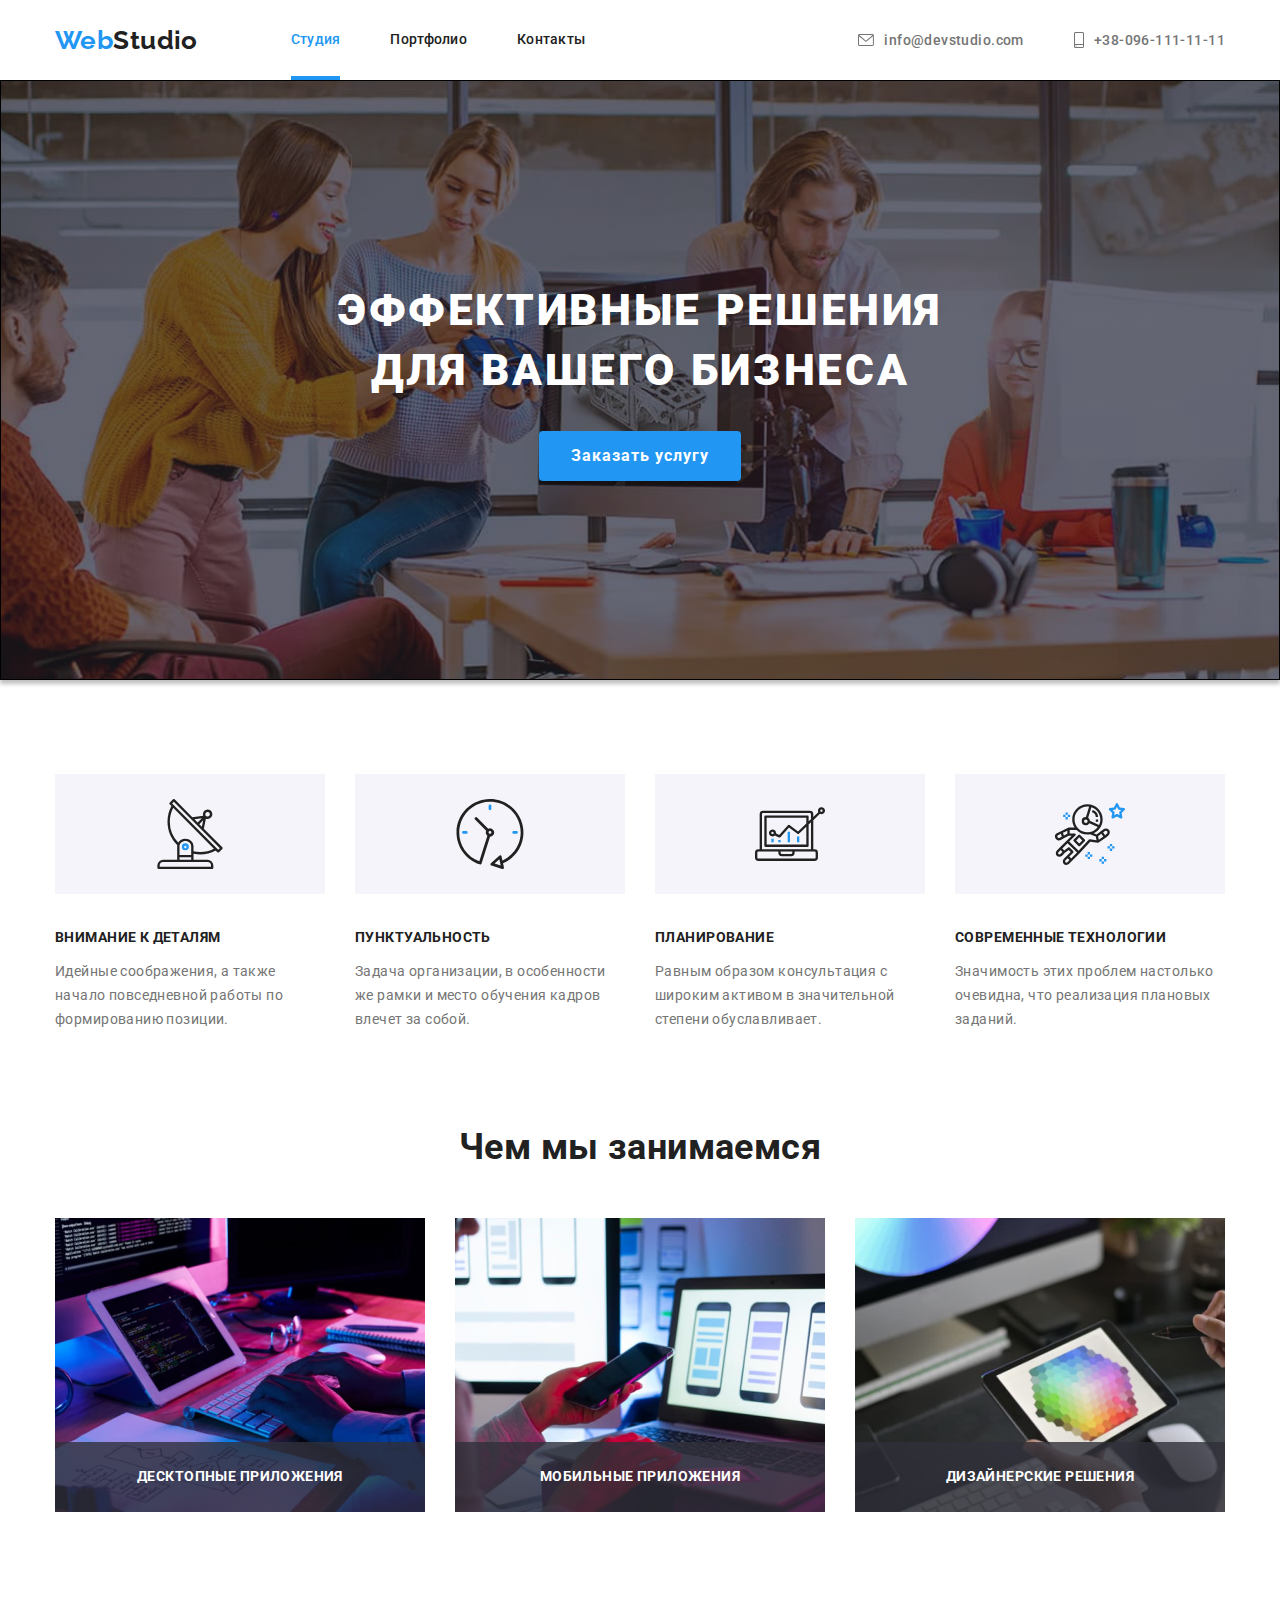
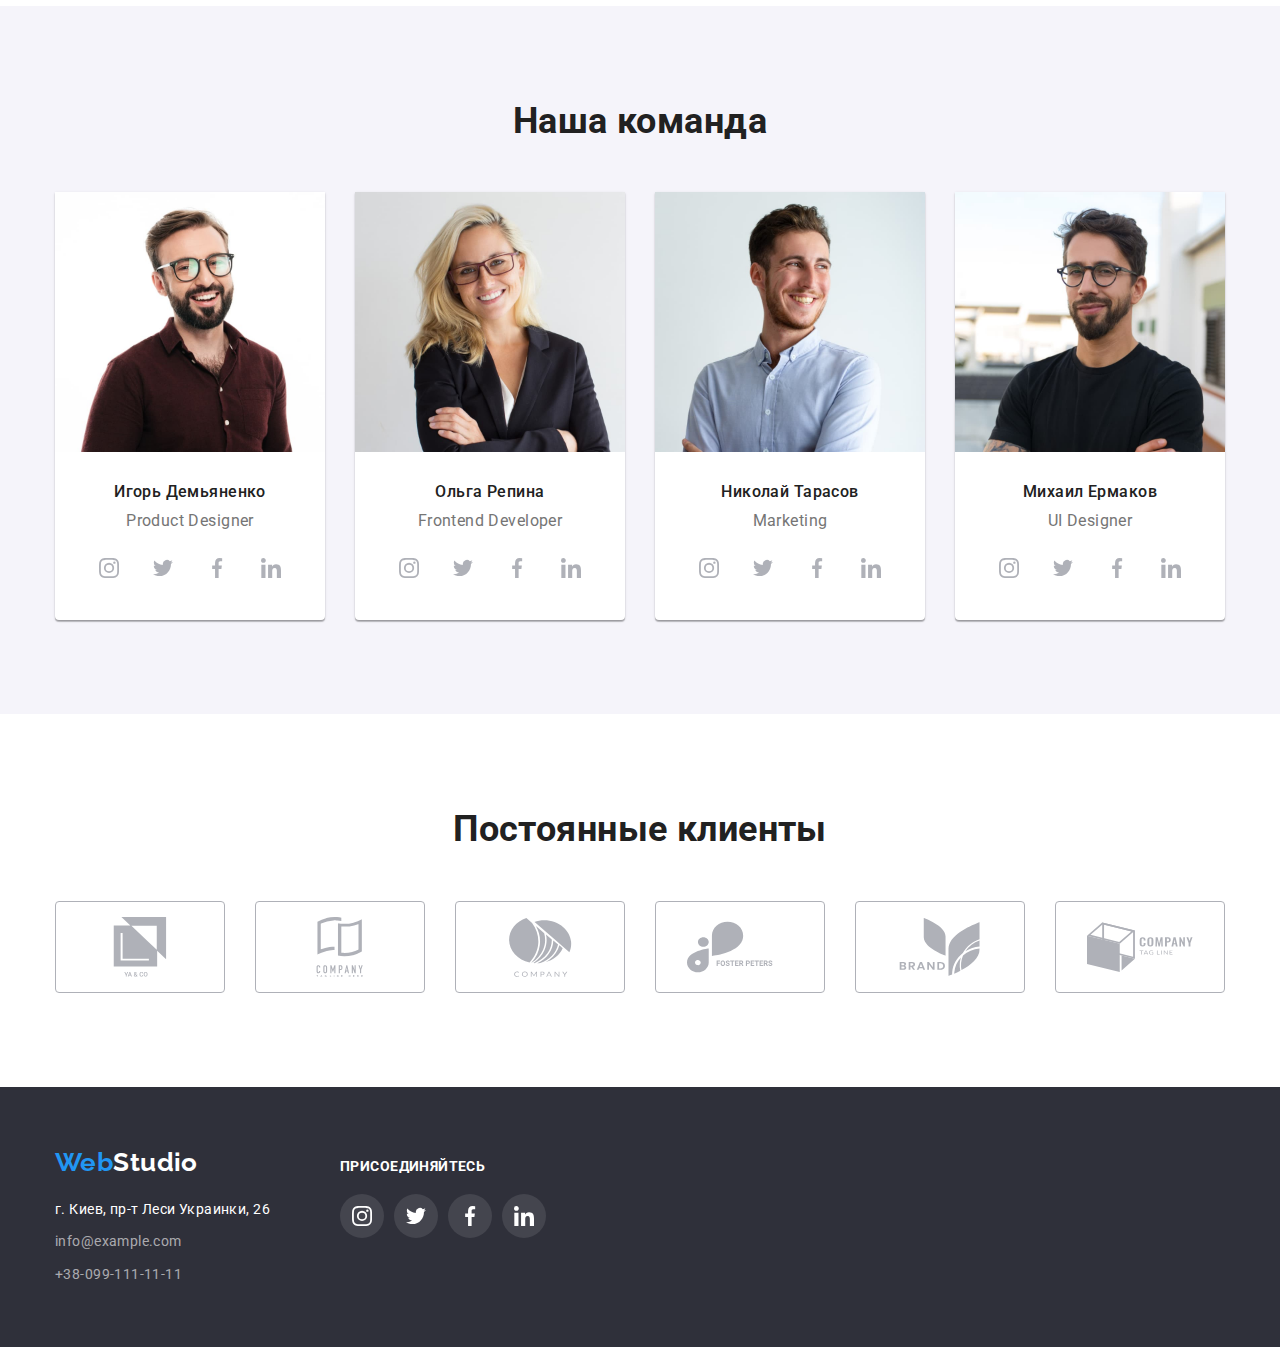
<file: index.html>
<!DOCTYPE html>
<html lang="ru">

<head>
    <meta charset="UTF-8">
    <meta http-equiv="X-UA-Compatible" content="IE=edge">
    <meta name="viewport" content="width=device-width, initial-scale=1.0">
    <title>WebStudio</title>
    <link rel="preconnect" href="https://fonts.googleapis.com">
    <link rel="preconnect" href="https://fonts.gstatic.com" crossorigin>
    <link
        href="https://fonts.googleapis.com/css2?family=Raleway:wght@700&family=Roboto:wght@400;500;700;900&display=swap"
        rel="stylesheet">
    <link rel="stylesheet"
        href="https://cdnjs.cloudflare.com/ajax/libs/modern-normalize/1.1.0/modern-normalize.min.css">
    <link rel="stylesheet" href="./css/styles.css">
</head>

<body>
    <header>
        <div class="container">
            <a href="./index.html" lang="en" class="link logo logo-top"><span class="logo-web">Web</span>Studio</a>
            <nav class="navigate">
                <ul class="list navigate-list-main">
                    <li class="item">
                        <a href="./index.html" class="link navigate-link active">Студия</a>
                    </li>
                    <li class="item">
                        <a href="./portfolio.html" class="link navigate-link">Портфолио</a>
                    </li>
                    <li class="item">
                        <a href="#" class="link navigate-link">Контакты</a>
                    </li>
                </ul>
            </nav>

            <div class="contacts">
                <a href="mailto:info@devstudio.com" class="link item mail-head">
                    <svg class="contacts-img" width="16" height="12">
                        <use href="./images/symbol-defs.svg#e-mail"></use>
                    </svg>
                    info@devstudio.com
                </a>
                <a href="tel:+380961111111" class="link item tel-head">
                    <svg class="contacts-img" width="10" height="16">
                        <use href="./images/symbol-defs.svg#telephone"></use>
                    </svg>
                    +38-096-111-11-11
                </a>
            </div>
        </div>
    </header>

    <main>
        <section class="order">
            <div class="container">
                <h1 class="order-head">Эффективные решения для вашего бизнеса</h1>
                <button type="button" class="order-btn" data-modal-open>Заказать услугу</button>
            </div>
        </section>

        <section class="strongths">
            <div class="container">
                <h2 class="visually-hidden">Наши сильные стороны</h2>
                <ul class="list strongths-list">
                    <li class="item">
                    <div class="div-strongths-img">
                        <svg class="strongths-img">
                            <use href="./images/symbol-defs.svg#antenna"></use>
                        </svg>
                    </div>
                        <h3>Внимание к деталям</h3>
                        <p>Идейные соображения, а также начало повседневной работы по формированию позиции.</p>
                    </li>
                    <li class="item">
                        <div class="div-strongths-img">
                            <svg class="strongths-img">
                                <use href="./images/symbol-defs.svg#clock"></use>
                            </svg>
                        </div>
                        <h3>Пунктуальность</h3>
                        <p>Задача организации, в особенности же рамки и место обучения кадров влечет за собой.</p>
                    </li>
                    <li class="item">
                        <div class="div-strongths-img">
                            <svg class="strongths-img">
                                <use href="./images/symbol-defs.svg#diagram"></use>
                            </svg>
                        </div>
                        <h3>Планирование</h3>
                        <p>Равным образом консультация с широким активом в значительной степени обуславливает.</p>
                    </li>
                    <li class="item">
                        <div class="div-strongths-img">
                            <svg class="strongths-img">
                                <use href="./images/symbol-defs.svg#astronaut"></use>
                            </svg>
                        </div>
                        <h3>Современные технологии</h3>
                        <p>Значимость этих проблем настолько очевидна, что реализация плановых заданий.</p>
                    </li>
                </ul>
            </div>
        </section>

        <section class="doing">
            <div class="container">
                <h2 class="head doing-head">Чем мы занимаемся</h2>
                <ul class="list doing-list">
                    <li class="item">
                        <img src="./images/what_we_do_1.jpg" alt="coding" class="doing-img" width="370"
                            height="294">   
                        <p class="doing-descr">Десктопные приложения</p>
                    </li>
                    <li class="item">
                        <img src="./images/what_we_do_2.jpg" alt="cheking" class="doing-img" width="370"
                            height="294">
                        <p class="doing-descr">Мобильные приложения</p>
                    </li>
                    <li class="item">
                        <img src="./images/what_we_do_3.jpg" alt="desining" class="doing-img" width="370"
                            height="294">    
                        <p class="doing-descr">Дизайнерские решения</p>
                    </li>
                </ul>
            </div>
        </section>

        <section class="team">
            <div class="container">
                <h2 class="head team-head">Наша команда</h2>
                <ul class="list team-list">
                    <li class="item">
                        <img src="./images/i_demyanenko.jpg" alt="Ighor Demyanenko" class="team-img" width="270"
                            height="260">
                        <div class="team-name">
                            <h3>Игорь Демьяненко</h3>
                            <p>Product Designer</p>
                            <ul class="team-networks list">
                                <li class="item">
                                    <a href="#" class="link">
                                        <svg class="team-networks-img">
                                            <use href="./images/symbol-defs.svg#instagram"></use>
                                        </svg>
                                    </a>
                                </li>
                                <li class="item">
                                    <a href="#" class="link">
                                        <svg class="team-networks-img">
                                            <use href="./images/symbol-defs.svg#twitter"></use>
                                        </svg>
                                    </a>
                                </li>
                                <li class="item">
                                    <a href="#" class="link">
                                        <svg class="team-networks-img">
                                            <use href="./images/symbol-defs.svg#facebook"></use>
                                        </svg>
                                    </a>
                                </li>
                                <li class="item">
                                    <a href="#" class="link">
                                        <svg class="team-networks-img">
                                            <use href="./images/symbol-defs.svg#linkedin"></use>
                                        </svg>
                                    </a>
                                </li>
                            </ul>
                        </div>
                    </li>
                    <li class="item">
                        <img src="./images/o_repina.jpg" alt="Olga Repina" class="team-img" width="270" height="260">
                        <div class="team-name">
                            <h3>Ольга Репина</h3>
                            <p>Frontend Developer</p>
                            <ul class="team-networks list">
                                <li class="item">
                                    <a href="#" class="link">
                                        <svg class="team-networks-img">
                                            <use href="./images/symbol-defs.svg#instagram"></use>
                                        </svg>
                                    </a>
                                </li>
                                <li class="item">
                                    <a href="#" class="link">
                                        <svg class="team-networks-img">
                                            <use href="./images/symbol-defs.svg#twitter"></use>
                                        </svg>
                                    </a>
                                </li>
                                <li class="item">
                                    <a href="#" class="link">
                                        <svg class="team-networks-img">
                                            <use href="./images/symbol-defs.svg#facebook"></use>
                                        </svg>
                                    </a>
                                </li>
                                <li class="item">
                                    <a href="#" class="link">
                                        <svg class="team-networks-img">
                                            <use href="./images/symbol-defs.svg#linkedin"></use>
                                        </svg>
                                    </a>
                                </li>
                            </ul>
                        </div>
                    </li>
                    <li class="item">
                        <img src="./images/n_tarasov.jpg" alt="Nikolay Tarasov" class="team-img" width="270"
                            height="260">
                        <div class="team-name">
                            <h3>Николай Тарасов</h3>
                            <p>Marketing</p>
                            <ul class="team-networks list">
                                <li class="item">
                                    <a href="#" class="link">
                                        <svg class="team-networks-img">
                                            <use href="./images/symbol-defs.svg#instagram"></use>
                                        </svg>
                                    </a>
                                </li>
                                <li class="item">
                                    <a href="#" class="link">
                                        <svg class="team-networks-img">
                                            <use href="./images/symbol-defs.svg#twitter"></use>
                                        </svg>
                                    </a>
                                </li>
                                <li class="item">
                                    <a href="#" class="link">
                                        <svg class="team-networks-img">
                                            <use href="./images/symbol-defs.svg#facebook"></use>
                                        </svg>
                                    </a>
                                </li>
                                <li class="item">
                                    <a href="#" class="link">
                                        <svg class="team-networks-img">
                                            <use href="./images/symbol-defs.svg#linkedin"></use>
                                        </svg>
                                    </a>
                                </li>
                            </ul>
                        </div>
                    </li>
                    <li class="item">
                        <img src="./images/m_ermakov.jpg" alt="Mikhail Ermakov" class="team-img" width="270"
                            height="260">
                        <div class="team-name">
                            <h3>Михаил Ермаков</h3>
                            <p>UI Designer</p>
                            <ul class="team-networks list">
                                <li class="item">
                                    <a href="#" class="link">
                                        <svg class="team-networks-img">
                                            <use href="./images/symbol-defs.svg#instagram"></use>
                                        </svg>
                                    </a>
                                </li>
                                <li class="item">
                                    <a href="#" class="link">
                                        <svg class="team-networks-img">
                                            <use href="./images/symbol-defs.svg#twitter"></use>
                                        </svg>
                                    </a>
                                </li>
                                <li class="item">
                                    <a href="#" class="link">
                                        <svg class="team-networks-img">
                                            <use href="./images/symbol-defs.svg#facebook"></use>
                                        </svg>
                                    </a>
                                </li>
                                <li class="item">
                                    <a href="#" class="link">
                                        <svg class="team-networks-img">
                                            <use href="./images/symbol-defs.svg#linkedin"></use>
                                        </svg>
                                    </a>
                                </li>
                            </ul>
                        </div>
                    </li>
                </ul>
            </div>
        </section>

        <section class="clients">
            <div class="container">
                <h2 class="head clients-head">Постоянные клиенты</h2>
                <ul class="list clients-list">
                    <li class="item">
                        <a class="clients-link link">
                            <svg class="clients-img">
                                <use href="./images/symbol-defs.svg#ya-co"></use>
                            </svg>
                        </a>
                    </li>
                    <li class="item">
                        <a class="clients-link link">
                            <svg class="clients-img">
                                <use href="./images/symbol-defs.svg#tagline-here"></use>
                            </svg>
                        </a>
                    </li>
                    <li class="item">
                        <a class="clients-link link">
                            <svg class="clients-img">
                                <use href="./images/symbol-defs.svg#company"></use>
                            </svg>
                        </a>
                    </li>
                    <li class="item">
                        <a class="clients-link link">
                            <svg class="clients-img">
                                <use href="./images/symbol-defs.svg#foster-peters"></use>
                            </svg>
                        </a>
                    </li>
                    <li class="item">
                        <a class="clients-link link">
                            <svg class="clients-img">
                                <use href="./images/symbol-defs.svg#brand"></use>
                            </svg>
                        </a>
                    </li>
                    <li class="item">
                        <a class="clients-link link" >
                            <svg class="clients-img">
                                <use href="./images/symbol-defs.svg#tag-line"></use>
                            </svg>
                        </a>
                    </li>
                </ul>
            </div>
        </section>

        <div class="backdrop is-hidden" data-modal>
            <div class="modal">
                <button type="button" class="close-btn" data-modal-close>
                    <svg class="close-svg">
                        <use href="./images/symbol-defs.svg#close"></use>
                    </svg>
                </button>
            </div>
        </div>

        <script src="./js/modal.js"></script>
    </main>

    <footer>
        <div class="container">
            <div class="logo-address">
                <a href="./index.html" lang="en" class="link logo logo-bot"><span class="logo-web">Web</span>Studio</a>
                <address>
                    <ul class="list address">
                        <li class="item">
                            <a href="https://goo.gl/maps/tUuJPF3MNpaoBUgaA" target="_blank"
                                rel="nofollow noopener noreferrer" class="link address-locate">г. Киев, пр-т Леси Украинки,
                                26</a>
                        </li>
                        <li class="item">
                            <a href="mailto:info@example.com" class="link address-link">info@example.com</a>
                        </li>
                        <li class="item">
                            <a href="tel:+380991111111" class="link address-link">+38-099-111-11-11</a>
                        </li>
                    </ul>
                </address>
            </div>
            <div class="footer-networks">
                <p>Присоединяйтесь</p>
                <ul class="footer-networks-list list">
                    <li class="item">
                        <a href="#" class="link">
                            <svg class="footer-networks-img">
                                <use href="./images/symbol-defs.svg#instagram"></use>
                            </svg>
                        </a>
                    </li>
                    <li class="item">
                        <a href="#" class="link">
                            <svg class="footer-networks-img">
                                <use href="./images/symbol-defs.svg#twitter"></use>
                            </svg>
                        </a>
                    </li>
                    <li class="item">
                        <a href="#" class="link">
                            <svg class="footer-networks-img">
                                <use href="./images/symbol-defs.svg#facebook"></use>
                            </svg>
                        </a>
                    </li>
                    <li class="item">
                        <a href="#" class="link">
                            <svg class="footer-networks-img">
                                <use href="./images/symbol-defs.svg#linkedin"></use>
                            </svg>
                        </a>
                    </li>
                </ul>
            </div>
        </div>
    </footer>

</body>

</html>
</file>
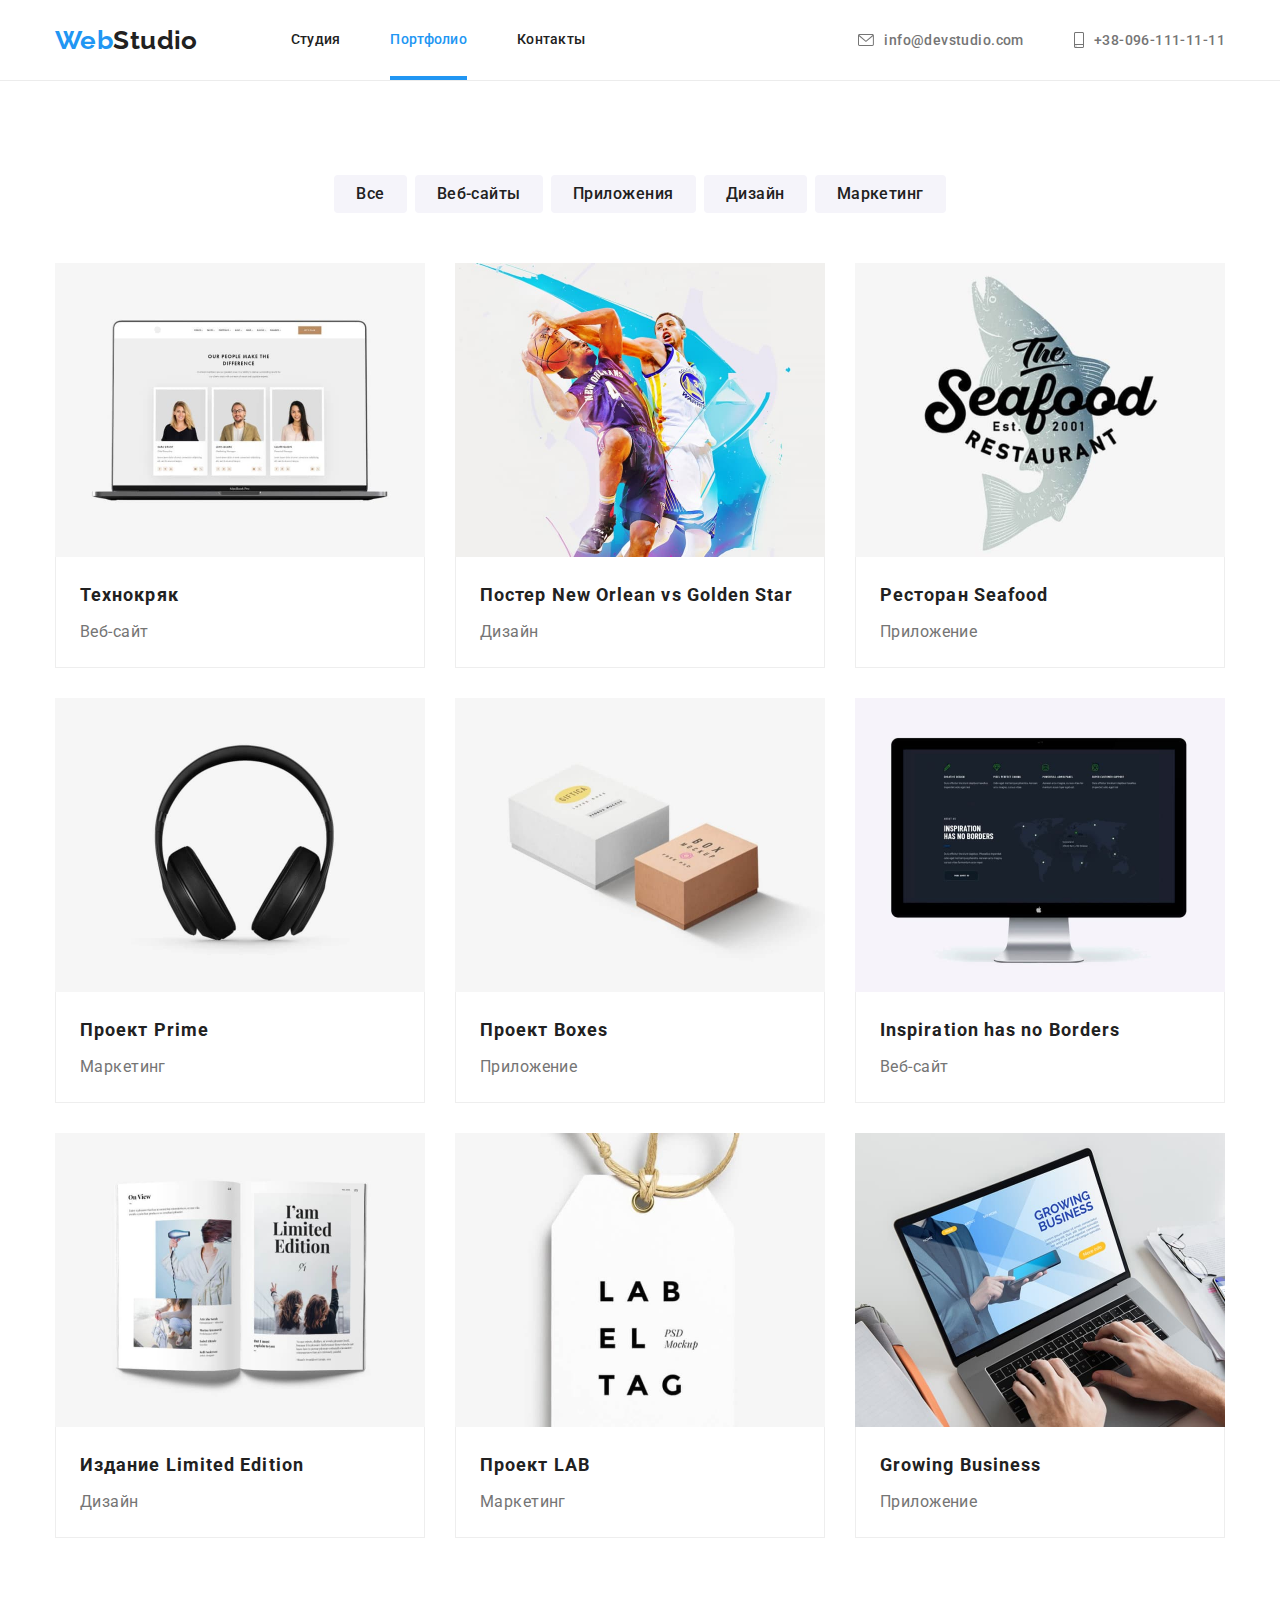
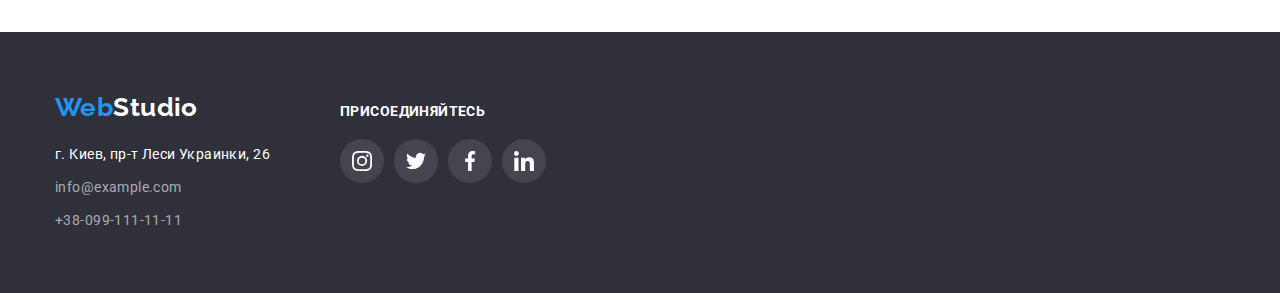
<file: portfolio.html>
<!DOCTYPE html>
<html lang="en">
<head>
    <meta charset="UTF-8">
    <meta http-equiv="X-UA-Compatible" content="IE=edge">
    <meta name="viewport" content="width=device-width, initial-scale=1.0">
    <title>Document</title>
    <link rel="preconnect" href="https://fonts.googleapis.com">
    <link rel="preconnect" href="https://fonts.gstatic.com" crossorigin>
    <link href="https://fonts.googleapis.com/css2?family=Raleway:wght@700&family=Roboto:wght@400;500;700;900&display=swap" rel="stylesheet">
    <link rel="stylesheet" href="https://cdnjs.cloudflare.com/ajax/libs/modern-normalize/1.1.0/modern-normalize.min.css">
    <link rel="stylesheet" href="./css/styles.css">
</head>

<body>
    <header class="header-portfolio">
        <div class="container">
            <a href="./index.html" lang="en" class="link logo logo-top"><span class="logo-web">Web</span>Studio</a>
            <nav class="navigate">
                <ul class="list navigate-list-main">
                    <li class="item">
                        <a href="./index.html" class="link navigate-link">Студия</a>
                    </li>
                    <li class="item">
                        <a href="./portfolio.html" class="link navigate-link active">Портфолио</a>
                    </li>
                    <li class="item">
                        <a href="#" class="link navigate-link">Контакты</a>
                    </li>
                </ul>
            </nav>
    
            <div class="contacts">
                <a href="mailto:info@devstudio.com" class="link item mail-head">
                    <svg class="contacts-img" width="16" height="12">
                        <use href="./images/symbol-defs.svg#e-mail"></use>
                    </svg>
                    info@devstudio.com
                </a>
                <a href="tel:+380961111111" class="link item tel-head">
                    <svg class="contacts-img" width="10" height="16">
                        <use href="./images/symbol-defs.svg#telephone"></use>
                    </svg>
                    +38-096-111-11-11
                </a>
            </div>
        </div>
    </header>
    
    <main>
        <section>
            <div class="container">
                <h1 class="visually-hidden">Навигация по странице</h1>
                <ul class="list navigate-list-portf">
                    <li class="item"><button type="button" class="navigate-btn">Все</button></li>
                    <li class="item"><button type="button" class="navigate-btn">Веб-сайты</button></li>
                    <li class="item"><button type="button" class="navigate-btn">Приложения</button></li>
                    <li class="item"><button type="button" class="navigate-btn">Дизайн</button></li>
                    <li class="item"><button type="button" class="navigate-btn">Маркетинг</button></li>
                </ul>
                <ul class="list example-list">
                    <li class="item">
                        <a href="#" class="example-link link">
                            <div class="example-thumb">
                                <img src="./images/technokryak.jpg" alt="Web-site" width="370" height="294">
                                <p class="example-descr">Ресурс предлагает комплексные предложения с разным уровнем функционала и сервисов. Все это
                                    позволит посетителю получить исчерпывающие сведения о компании или частном лице.</p>
                            </div>
                            <div class="example-name">
                                <h3>Технокряк</h3>
                                <p>Веб-сайт</p>
                            </div>
                        </a>
                    </li>
                    <li class="item">
                        <a href="#" class="example-link link">
                            <div class="example-thumb">
                                <img src="./images/poster_new_orlean.jpg" alt="Basketball" width="370" height="294">
                                <p class="example-descr">Lorem ipsum dolor sit amet consectetur adipisicing elit. Nihil, amet facilis distinctio quas 
                                    soluta, commodi praesentium quam, ratione quidem repudiandae eaque deleniti quibusdam dolorem voluptatibus nemo tempore? 
                                    Eius, voluptatum quibusdam.</p>
                            </div>

                            <div class="example-name">
                                <h3>Постер New Orlean vs Golden Star</h3>
                                <p>Дизайн</p>
                            </div>
                        </a>
                    </li>
                    <li class="item">
                        <a href="#" class="example-link link">
                            <div class="example-thumb">
                                <img src="./images/restaurant_seafood.jpg" alt="Logo restaurant" width="370" height="294">
                                <p class="example-descr">Lorem ipsum dolor sit amet consectetur adipisicing elit. Nihil, amet facilis distinctio quas
                                    soluta, commodi praesentium quam, ratione quidem repudiandae eaque deleniti quibusdam dolorem voluptatibus nemo
                                    tempore?
                                    Eius, voluptatum quibusdam.</p>
                            </div>
                            
                            <div class="example-name">
                                <h3>Ресторан Seafood</h3>
                                <p>Приложение</p>
                            </div>
                        </a>
                    </li>
                    <li class="item">
                        <a href="#" class="example-link link">
                            <div class="example-thumb">
                                <img src="./images/project_prime.jpg" alt="Headphones" width="370" height="294">
                                <p class="example-descr">Lorem ipsum dolor sit amet consectetur adipisicing elit. Nihil, amet facilis distinctio quas 
                                    soluta, commodi praesentium quam, ratione quidem repudiandae eaque deleniti quibusdam dolorem voluptatibus nemo tempore? 
                                    Eius, voluptatum quibusdam.</p>
                            </div>

                            <div class="example-name">
                                <h3>Проект Prime</h3>
                                <p>Маркетинг</p>
                            </div>
                        </a>
                    </li>
                    <li class="item">
                        <a href="#" class="example-link link">
                            <div class="example-thumb">
                                <img src="./images/project_boxes.jpg" alt="Two boxes" width="370" height="294">
                                <p class="example-descr">Lorem ipsum dolor sit amet consectetur adipisicing elit. Nihil, amet facilis distinctio quas 
                                    soluta, commodi praesentium quam, ratione quidem repudiandae eaque deleniti quibusdam dolorem voluptatibus nemo tempore? 
                                    Eius, voluptatum quibusdam.</p>
                            </div>
                            
                            <div class="example-name">  
                                <h3>Проект Boxes</h3>
                                <p>Приложение</p>
                            </div>
                        </a>
                    </li>
                    <li class="item">
                        <a href="#" class="example-link link">
                            <div class="example-thumb">
                                <img src="./images/inspiration_borders.jpg" alt="Inspiration has no Borders" width="370" height="294">
                                <p class="example-descr">Lorem ipsum dolor sit amet consectetur adipisicing elit. Nihil, amet facilis distinctio quas 
                                    soluta, commodi praesentium quam, ratione quidem repudiandae eaque deleniti quibusdam dolorem voluptatibus nemo tempore? 
                                    Eius, voluptatum quibusdam.</p>
                            </div>
                            
                            <div class="example-name">
                                <h3>Inspiration has no Borders</h3>
                                <p>Веб-сайт</p>
                            </div>
                        </a>
                    </li>
                    <li class="item">
                        <a href="#" class="example-link link">
                            <div class="example-thumb">
                                <img src="./images/issue_limited.jpg" alt="Magazine" width="370" height="294">
                                <p class="example-descr">Lorem ipsum dolor sit amet consectetur adipisicing elit. Nihil, amet facilis distinctio quas 
                                    soluta, commodi praesentium quam, ratione quidem repudiandae eaque deleniti quibusdam dolorem voluptatibus nemo tempore? 
                                    Eius, voluptatum quibusdam.</p>
                            </div>
                            
                            <div class="example-name">
                                <h3>Издание Limited Edition</h3>
                                <p>Дизайн</p>
                            </div>
                        </a>
                    </li>
                    <li class="item">
                        <a href="#" class="example-link link">
                            <div class="example-thumb">
                                <img src="./images/project_lab.jpg" alt="Project LAB" width="370" height="294">
                                <p class="example-descr">Lorem ipsum dolor sit amet consectetur adipisicing elit. Nihil, amet facilis distinctio quas 
                                    soluta, commodi praesentium quam, ratione quidem repudiandae eaque deleniti quibusdam dolorem voluptatibus nemo tempore? 
                                    Eius, voluptatum quibusdam.</p>
                            </div>
                            
                            <div class="example-name">
                                <h3>Проект LAB</h3>
                                <p>Маркетинг</p>
                            </div>
                        </a>
                    </li>
                    <li class="item">
                        <a href="#" class="example-link link">
                            <div class="example-thumb">
                                <img src="./images/growing_business.jpg" alt="App" width="370" height="294">
                                <p class="example-descr">Lorem ipsum dolor sit amet consectetur adipisicing elit. Nihil, amet facilis distinctio quas 
                                    soluta, commodi praesentium quam, ratione quidem repudiandae eaque deleniti quibusdam dolorem voluptatibus nemo tempore? 
                                    Eius, voluptatum quibusdam.</p>
                            </div>
                            
                            <div class="example-name">
                                <h3>Growing Business</h3>
                                <p>Приложение</p>
                            </div>
                        </a>
                    </li>
                </ul>
            </div>
        </section>
    </main>

    <footer>
        <div class="container">
            <div class="logo-address">
                <a href="./index.html" lang="en" class="link logo logo-bot"><span class="logo-web">Web</span>Studio</a>
                <address>
                    <ul class="list address">
                        <li class="item">
                            <a href="https://goo.gl/maps/tUuJPF3MNpaoBUgaA" target="_blank"
                                rel="nofollow noopener noreferrer" class="link address-locate">г. Киев, пр-т Леси Украинки,
                                26</a>
                        </li>
                        <li class="item">
                            <a href="mailto:info@example.com" class="link address-link">info@example.com</a>
                        </li>
                        <li class="item">
                            <a href="tel:+380991111111" class="link address-link">+38-099-111-11-11</a>
                        </li>
                    </ul>
                </address>
            </div>
            <div class="footer-networks">
                <p>Присоединяйтесь</p>
                <ul class="footer-networks-list list">
                    <li class="item">
                        <a href="#">
                            <svg class="footer-networks-img">
                                <use href="./images/symbol-defs.svg#instagram"></use>
                            </svg>
                        </a>
                    </li>
                    <li class="item">
                        <a href="#">
                            <svg class="footer-networks-img">
                                <use href="./images/symbol-defs.svg#twitter"></use>
                            </svg>
                        </a>
                    </li>
                    <li class="item">
                        <a href="#">
                            <svg class="footer-networks-img">
                                <use href="./images/symbol-defs.svg#facebook"></use>
                            </svg>
                        </a>
                    </li>
                    <li class="item">
                        <a href="#">
                            <svg class="footer-networks-img">
                                <use href="./images/symbol-defs.svg#linkedin"></use>
                            </svg>
                        </a>
                    </li>
                </ul>
            </div>
        </div>
    </footer>
    
</body>
</html>
</file>
<file: css/styles.css>
:root{
    --main-text-color: #212121;
    --second-text-color: #757575;
    --main-bg-color: #ffffff;
    --active-link-hover-color: #2196F3;
    --footer-contacts-color: #FFFFFF99;
    --bg-color-section-black: #2F303A;
    --bg-color-section-white: #F5F4FA;
    --bg-button-color: #2196F3;
    --bg-buton-hover-color: #1b65a2;
    --button-border-color: transparent;
    --border-example-color: #EEEEEE;
    --border-header-color: #ECECEC;
    --border-order-color: #000000;
    --clients-color: #AFB1B8;
    --networks-img-color: #AFB1B8;
    --bg-color-footer-network: rgba(255,255,255,0.1);
    --bg-color-doing-descr: rgba(47, 48, 58, 0.8);
    --timing-function: cubic-bezier(0.4, 0, 0.2, 1);
    --bg-color-item-before: rgba(33, 150, 243, 0.9);
    --bg-color-modal: #00000033;
}

html{
    box-sizing: border-box;
}

*,
*::before,
*::after{
    box-sizing: inherit;
}

body{
    background-color: #fff;
    color: var(--main-text-color);

    font-family: 'Roboto', sans-serif;
    font-size: 14px;
    letter-spacing: 0.03em;
}

h1,
h2, 
h3,
h4,
h5,
h6,
p{
    margin: 0;
}

h2{
    font-weight: 700;
    font-size: 36px;
    line-height: 1.17;
}


section{
    padding-top: 94px;
    padding-bottom: 94px;
}

img{
    display: block;
    max-width: 100%;
    height: auto;
}

address{
    font-style: normal;
}

.list{
    padding: 0;
    margin: 0;
    list-style: none;
}

.link{
    text-decoration: none;
    cursor: pointer;
}

.head{
    margin-bottom: 50px;
    text-align: center;
}

.container{
    /* border: 2px solid red; */
    width: 1200px;
    padding-left: 15px;
    padding-right: 15px;
    margin-right: auto;
    margin-left: auto;
}

/*Настройки скрытого класса*/
.visually-hidden {
    position: absolute;
    width: 1px;
    height: 1px;
    margin: -1px;
    border: 0px;
    padding: 0px;
    white-space: nowrap;
    clip-path: insert(100%);
    clip: rect(0 0 0 0);
    overflow: hidden;
}

/*Студия*/
header .container{
    display: flex;
    align-items: center;
}

/*Логотип*/
.logo{
    display: inline-block;

    color: var(--main-text-color);
    font-family: 'Raleway', sans-serif;
    font-weight: 700;
    font-size: 26px;
    line-height: 1.19;
}

.logo-top{
    margin-right: 93px;
}

.logo-web{
    color: var(--active-link-hover-color);
}

/*Навигация по сайту*/
.navigate-list-main{ 
    display: flex;
}

.navigate-link{
    display: block;
    padding-top: 32px;
    padding-bottom: 32px;

    color: var(--main-text-color);
    font-weight: 500;
    line-height: 1.14;
    letter-spacing: 0.02em;

    transition: color 250ms var(--timing-function);
}

.navigate-list-main > .item + .item{
    margin-left: 50px;
}

.navigate-list-main > .item{
    position: relative;
}

.navigate-link:hover,
.navigate-link:focus{
    color:var(--active-link-hover-color);
}

.contacts{
    display: flex;
    margin-left: auto;
}

.contacts .item{
    padding-top: 32px;
    padding-bottom: 32px;
}

.contacts .item + .item{
    margin-left: 50px;
}

/*Активная вкладка*/
.active{
    position: relative;
    color: var(--active-link-hover-color);
}

.active::after{
    content: '';
    position: absolute;
    bottom: 0;
    left: 0;

    display: block;
    width: 100%;
    height: 4px;
    background-color: var(--active-link-hover-color);
}

/*E-mail и телефон*/
.mail-head,
.tel-head{
    display: flex;
    align-items: center;
    color: var(--second-text-color);
    font-weight: 500;

    transition: color 250ms var(--timing-function);
}

.mail-head:hover,
.mail-head:focus,
.tel-head:hover,
.tel-head:focus{
    color: var(--active-link-hover-color);
}

.contacts-img{
    fill: currentColor;
    margin-right: 10px;
}

.contacts-img:hover,
.contacts-img:focus{
    fill: var(--active-link-hover-color);
}

/*Заказ услуги*/
.order{
    padding-top: 200px;
    padding-bottom: 200px;
    height: 600px;
    max-width: 1600px;
    margin-left: auto;
    margin-right: auto;

    background-image: linear-gradient(rgba(47, 48, 58, 0.4),
    rgba(47, 48, 58, 0.4)),
    url(../images/bg-img-order.jpg);
    background-repeat: no-repeat;
    background-size: cover;
    background-position: center;
    border: 1px solid var(--border-order-color);
    box-shadow: 0px 4px 4px rgba(0, 0, 0, 0.25);
    text-align: center;
}

.order-head{
    width: 696px;
    margin-right: auto;
    margin-left: auto;

    color: var(--main-bg-color);
    font-weight: 900;
    font-size: 44px;
    line-height: 1.36;
    letter-spacing: 0.06em;
    text-transform: uppercase;
}

.order-btn{
    align-items: center;
    text-align: center;
    margin-top: 30px;
    padding-top: 10px;
    padding-bottom: 10px;
    padding-left: 32px;
    padding-right: 32px;

    color: var(--main-bg-color);
    background-color: var(--bg-button-color);
    font-family: inherit;
    font-weight: 700;
    font-size: 16px;
    line-height: 1.88;
    letter-spacing: 0.06em;
    cursor: pointer;
    
    box-shadow: 0px 4px 4px rgba(0, 0, 0, 0.15);
    border-radius: 4px;
    border: none;

    transition: background-color 250ms var(--timing-function),
        box-shadow 250ms var(--timing-function);
}

.order-btn:hover,
.order-btn:focus{
    background-color: var(--bg-buton-hover-color);
}

/*Наши сильные стороны*/
.strongths-list{
    display: flex;
}

.strongths-list .item{
    width: calc((100% - 90px) / 4);
    margin-right: 30px;
}

.strongths-list .item:nth-child(4n){
    margin-right: 0;
}

.strongths-list h3{
    margin-bottom: 10px;
    font-weight: 700;
    font-size: 14px;
    line-height: 1.88;
    text-transform: uppercase;
    margin-top: 30px;
}

.strongths-list p{
    color: var(--second-text-color);
    line-height: 1.71;
}

.div-strongths-img{
    display: flex;
    justify-content: center;
    align-items: center;
    width: 270px;
    height: 120px;
    background-color: var(--bg-color-section-white);
}

.strongths-img{
    width: 70px;
    height: 70px;
    fill: currentColor;
}

/*Чем мы занимаемся*/
.doing{
    padding-top: 0;
}

.doing-head{
    margin-bottom: 50px;
    text-align: center;
}

.doing-list{
    display: flex;
    flex-wrap: wrap;
}

.doing-list .item{
    width: calc((100% - 60px) / 3);
    margin-right: 30px;
}

.doing-list .item:nth-child(3n){
    margin-right: 0;
}

.doing-list .item{
    position: relative;
}

.doing-descr{
    position: absolute;
    bottom: 0;

    display: flex;
    justify-content: center;
    align-items: center;
    background-color: var(--bg-color-doing-descr);
    color: var(--main-bg-color);
    width: 100%;
    height: 70px;
    font-weight: 700;
    line-height: 1.14;
    text-transform: uppercase;
}

/*Наша команда*/
.team{
    background-color: var(--bg-color-section-white);
}

.team-head{
    margin-bottom: 50px;
    text-align: center;
}

.team-list{
    display: flex;
}

.team-list > .item{
    width: 270px;
    margin-right: 30px;
    background-color: var(--main-bg-color);
    box-shadow: 0px 1px 3px rgba(0, 0, 0, 0.12), 0px 1px 1px rgba(0, 0, 0, 0.14), 0px 2px 1px rgba(0, 0, 0, 0.2);
    border-radius: 0px 0px 4px 4px;
}

.team-list > .item:nth-child(4n){
    margin-right: 0;
}

.team-list h3{
    font-weight: 500;
    font-size: 16px;
    line-height: 1.19;
    text-align: center;
}

.team-list p{
    margin-top: 10px;
    
    color: var(--second-text-color);
    font-size: 16px;
    line-height: 1.19;
    text-align: center;
}

.team-name{
    padding-top: 30px;
    padding-bottom: 30px;
}

 /*Соц сети команды*/
.team-networks{
    display: flex;
    margin-top: 16px;
    justify-content: center;
}

.team-networks > .item + .item{
    margin-left: 10px;
}

.team-networks a{
    display: flex;
    width: 44px;
    height: 44px;
    color: var(--clients-color);
    background-color: var(--main-bg-color);
    border-radius: 50%;
    align-items: center;
    justify-content: center;

    transition: color 250ms var(--timing-function),
        background-color 250ms var(--timing-function);
}

.team-networks a:hover,
.team-networks a:focus{
    color: var(--main-bg-color);
    background-color: var(--active-link-hover-color);
}

.team-networks-img{
    width: 20px;
    height: 20px;
    fill: currentColor;
}

/* Клиенты */
.clients-list{
    display: flex;
}

.clients-link{
    display: flex;
    justify-content: center;
    align-items: center;
    width: 170px;
    height: 92px;
    border: 1px solid var(--clients-color);
    border-radius: 4px;
    color: var(--clients-color);
    transition: color 250ms var(--timing-function),
        border-color 250ms var(--timing-function);
}

.clients-link:hover,
.clients-link:focus{
    color: var(--active-link-hover-color);
    border-color: var(--active-link-hover-color);
}

.clients .item + .item{
    margin-left: 30px;
}

.clients-img{
    width: 106px;
    height: 60px;
    fill: currentColor;
}

/*Footer*/
footer{
    background-color: var(--bg-color-section-black);
    padding-top: 60px;
    padding-bottom: 60px;
}

footer .container{
    display: flex;
    align-items: baseline;
}

.logo-address{
    margin-right: 70px;
}

.logo-bot{
    color: var(--main-bg-color);
    margin-top: 0;
    margin-bottom: 20px;
}

/*Контакты*/
.address-locate{
    color: var(--main-bg-color);
    line-height: 1.71;
}

.address-locate:hover,
.address-locate:focus{
    color: var(--active-link-hover-color);
}

.address-link{
    color: var(--footer-contacts-color);
    line-height: 1.71;
    transition: color 250ms var(--timing-function);
}

.address-link:hover,
.address-link:focus{
    color: var(--active-link-hover-color);
}

.address .item + .item{
    margin-top: 9px;
}

/*Соц сети footer*/
.footer-networks p{
    font-weight: 700;
    line-height: 16px;
    text-transform: uppercase;
    color: var(--main-bg-color);
}

.footer-networks-list{
    display: flex;
    margin-top: 20px;
}

.footer-networks-list > .item + .item{
    margin-left: 10px;
}

.footer-networks-list a{
    display: flex;
    width: 44px;
    height: 44px;
    color: var(--main-bg-color);
    background-color: var(--bg-color-footer-network);
    border-radius: 50%;
    align-items: center;
    justify-content: center;

    transition: background-color 250ms var(--timing-function);
}

.footer-networks a:hover,
.footer-networks a:focus{
    background-color: var(--active-link-hover-color);
}

.footer-networks-img{
    width: 20px;
    height: 20px;
    fill: currentColor;
}

/*Модальное окно*/
.backdrop{
    position: fixed;
    top: 0;
    left: 0;
    width: 100%;
    height: 100%;
    background-color: var(--bg-color-modal);
    opacity: 1;
    transition: opacity 250ms var(--timing-function);
}

.backdrop.is-hidden{
    opacity: 0;
    pointer-events: none;
}

.modal{
    position: absolute;
    top: 50%;
    left: 50%;
    transform: translate(-50%, -50%);
    width: 528px;
    height: 521px;
    background-color: var(--main-bg-color);
    border-radius: 4px;
    box-shadow: 0px 1px 3px rgba(0, 0, 0, 0.12), 
        0px 1px 1px rgba(0, 0, 0, 0.14), 
        0px 2px 1px rgba(0, 0, 0, 0.2);
}

.close-btn{
    position: absolute;
    top: 8px;
    right: 8px;
    width: 30px;
    height: 30px;
    padding: 0;
    border: none;
    background: var(--main-bg-color);
    cursor: pointer;
}

.close-svg{
    position: absolute;
    top: 0px;
    right: 0px;
    width: 30px;
    height: 30px;
}
/*Портфолио*/
.header-portfolio{
    border-bottom: 1px solid var(--border-header-color);
}
/*Навигация по странице*/
.navigate-list-portf{
    display: flex;
    justify-content: center;
    margin-bottom: 50px;
}

.navigate-list-portf .item + .item{
    margin-left: 8px;
}


.navigate-btn{
    padding-left: 22px;
    padding-right: 22px;
    padding-top: 6px;
    padding-bottom: 6px;
    color: var(--main-text-color);
    background: var(--bg-color-section-white);
    cursor: pointer;
    
    font-family: inherit;
    font-weight: 500;
    font-size: 16px;
    line-height: 1.62;
    letter-spacing: 0.03em;
    text-align: center;
    
    border-radius: 4px;
    border-style: none;

    transition: background-color 250ms var(--timing-function),
        color 250ms var(--timing-function),
        box-shadow 250ms var(--timing-function);
}

.navigate-btn:hover,
.navigate-btn:focus{
    color: var(--main-bg-color);
    background-color: var(--bg-button-color);
    box-shadow: 0px 3px 1px rgba(0, 0, 0, 0.1), 0px 1px 2px rgba(0, 0, 0, 0.08), 0px 2px 2px rgba(0, 0, 0, 0.12);
}

/*Примеры работ*/
.example-list{
    display: flex;
    flex-wrap: wrap;
}

.example-list > .item{
    width: 370px;
    margin-bottom: 30px;
    margin-right: 30px;
}

.example-list .item:nth-child(3n){
    margin-right: 0;
}

.example-list .item:nth-last-child(-n + 3){
    margin-bottom: 0;
}

.example-thumb{
    position: relative;
    overflow: hidden;
}

.example-link{
    display: block;
    color: var(--main-text-color);
    transition: box-shadow 250ms var(--timing-function);
}   

.example-link:hover,
.example-link:focus{
    box-shadow: 0px 1px 1px rgba(0, 0, 0, 0.12),
        0px 4px 4px rgba(0, 0, 0, 0.06),
        1px 4px 6px rgba(0, 0, 0, 0.16);
}

.example-descr{
    position: absolute;
    bottom: 0px;
    left: 0;
    width: 100%;
    height: 100%;
    
    display: block;
    font-size: 18px;
    line-height: 1.56em;
    padding: 63px 24px;
    color: var(--main-bg-color);
    background: var(--bg-color-item-before);

    opacity: 0;
    transform: translateY(100%);
    transition: opacity 250ms var(--timing-function),
        transform 250ms var(--timing-function);
}

.example-link:hover .example-descr,
.example-link:focus .example-descr{
    opacity: 1;
    transform: translateY(0);
}

.example-name{
    padding: 20px 24px;
    border: 1px solid var(--border-example-color);
    border-top: none;
}

.example-name h3{
    font-weight: 700;
    font-size: 18px;
    line-height: 2;
    letter-spacing: 0.06em;
}

.example-name p{
    margin-top: 4px;
    color: var(--second-text-color);
    font-size: 16px;
    line-height: 1.88;
}
</file>
